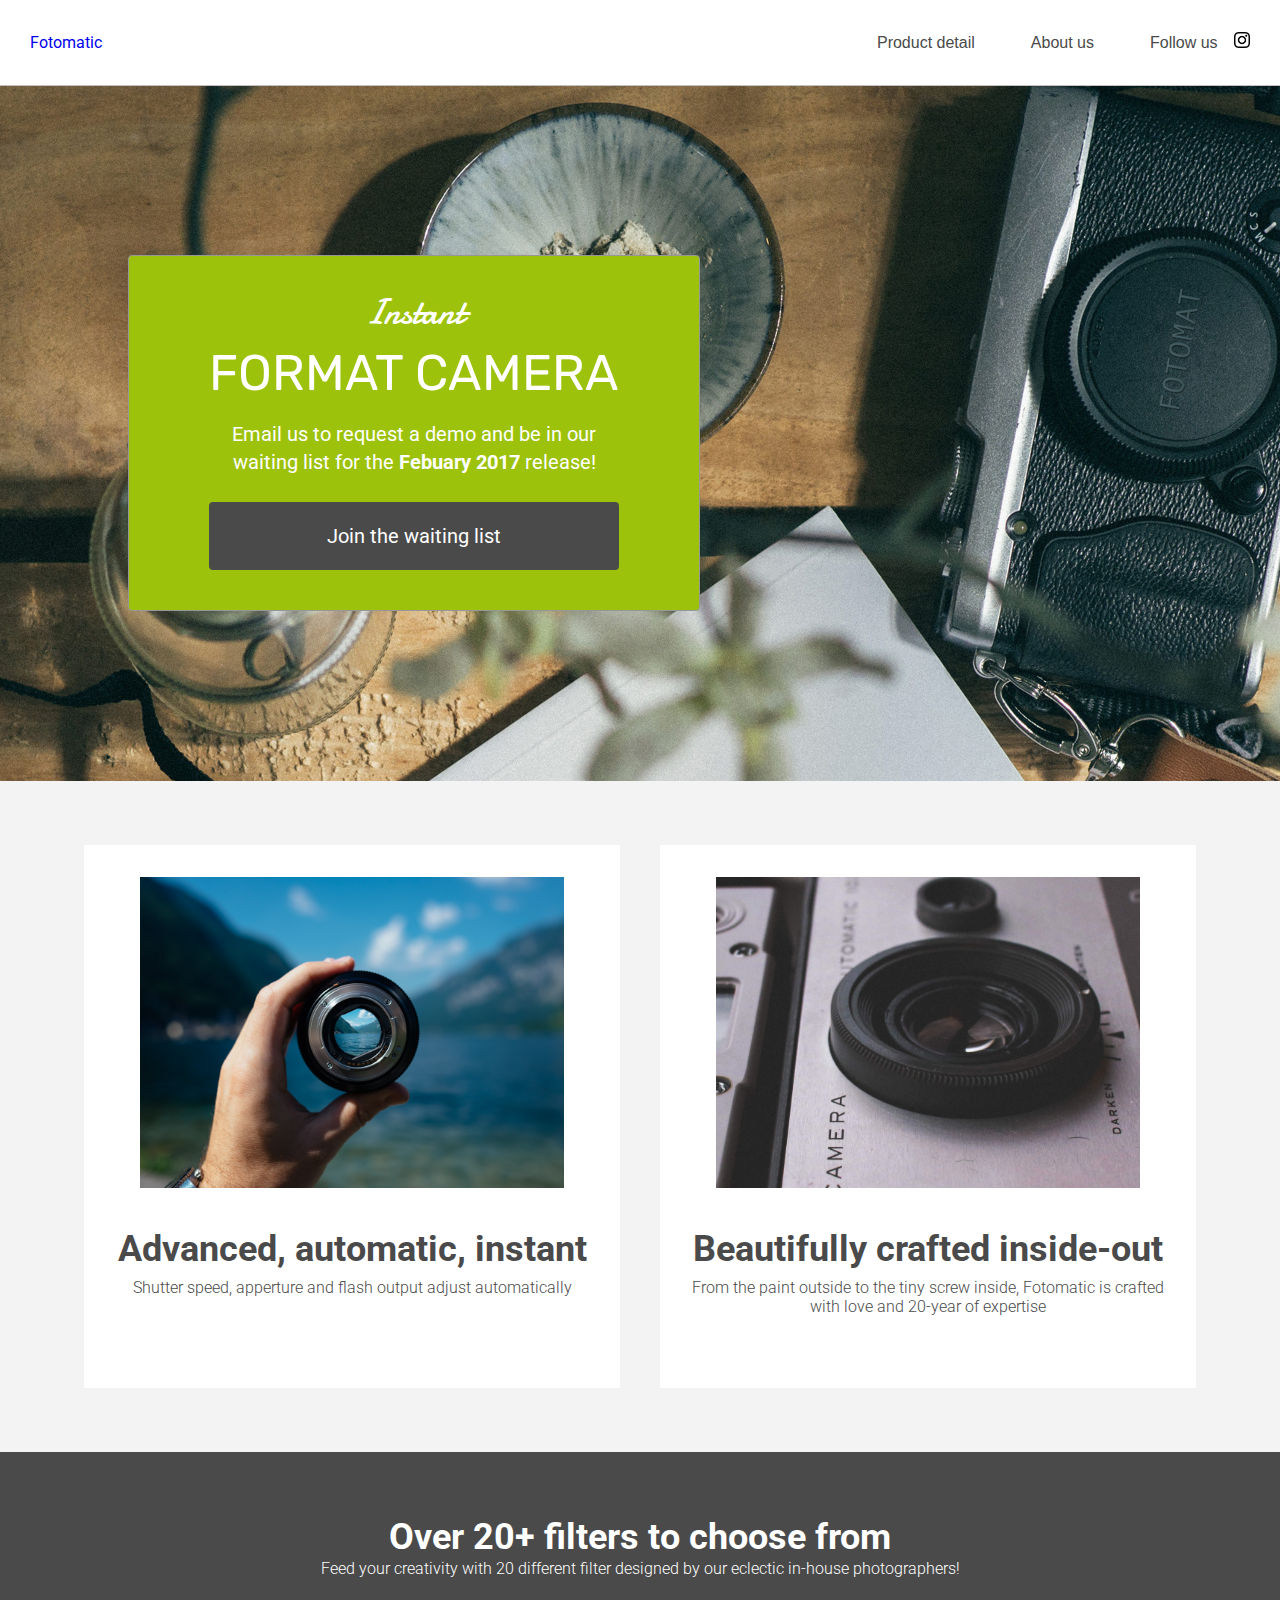
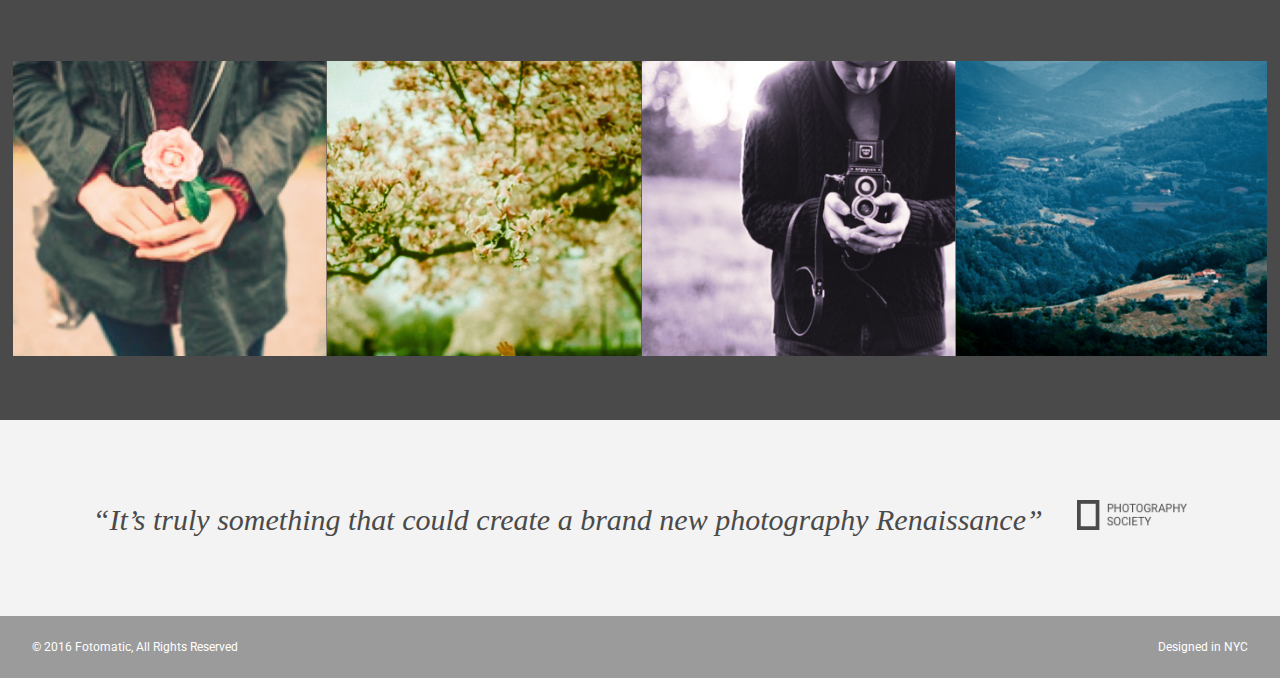
<file: Fotomatic/index.html>
<!DOCTYPE html>
<html>
<head>
  <link href="https://fonts.googleapis.com/css?family=Damion" rel="stylesheet">
  <link href="https://fonts.googleapis.com/css?family=Rubik" rel="stylesheet">
  <link href="https://fonts.googleapis.com/css?family=Roboto:300,400,600,700" rel="stylesheet">
  <link rel="stylesheet" href="./resources/css/style.css">
  <meta charset="UTF-8">
  <title>Fotomatic</title>
</head>
<body>
  <!-- Header -->
  <header>
    <div class="content">
      <a href="index.html" class="desktop logo">Fotomatic</a>
      <nav class="desktop">
        <ul>
          <li><a href="#">Product detail</a></li>
          <li><a href="#">About us</a></li>
          <li><a href="https://www.instagram.com/">Follow us <img class="icon" src="./resources/images/instagram.png"></a></li>
        </ul>
      </nav>
      <nav class="mobile">
        <ul>
          <li><a href="#"><img src="./resources/images/ic-logo.svg"></a></li>
          <li><a href="#"><img src="./resources/images/ic-product-detail.svg"></a></li>
          <li><a href="#"><img src="./resources/images/ic-about-us.svg"></a></li>
          <li><a href="#" class="button">Join us</a></li>
        </ul>
      </nav>
    </div>
  </header>

  <!-- Main Content -->
  <div class="main-content">

    <!-- Sign Up Section -->
    <div id="sign-up-section" class="banner">
      <div id="sign-up-cta">
        <div class="content">
          <div class="header">
            <h2 class="cursive">Instant</h2>
            <h1 class="striking">FORMAT CAMERA</h1>
          </div>
          <div class="email">
            <span>
              Email us to request a demo and be in our waiting list for the <strong>Febuary 2017</strong> release!
            </span>
            <div class="button">Join the waiting list</div>
          </div>
        </div>
      </div>
    </div>

    <!-- Features Section -->
    <div id="features-section">
      <div class="feature">
        <div class="center">
          <div class="image-container">
            <img src="./resources/images/feature-1.png" />
          </div>
          <div class="content">
            <h2>Advanced, automatic, instant</h2>
            <h3>Shutter speed, apperture and flash output adjust automatically</h3>
          </div>
        </div>
      </div>
      <div class="feature">
        <div class="center">
          <div class="image-container">
            <img src="./resources/images/feature-2.png" />
          </div>
          <div class="content">
            <h2>Beautifully crafted inside-out</h2>
            <h3>From the paint outside to the tiny screw inside, Fotomatic is crafted with love and 20-year of expertise</h3>
          </div>
        </div>
      </div>
    </div>

    <!-- Filters Section -->
    <div id="filters-section">
      <div class="content center">
        <h2>Over 20+ filters to choose from</h2>
        <h3>Feed your creativity with 20 different filter designed by our eclectic in-house photographers!</h3>
      </div>
      <div class="images-container">
        <div class="image-container">
          <img src="./resources/images/filter-1.png" />
        </div>
        <div class="image-container">
          <img src="./resources/images/filter-2.png" />
        </div>
        <div class="image-container">
          <img src="./resources/images/filter-3.png" />
        </div>
        <div class="image-container extra">
          <img src="./resources/images/filter-4.png" />
        </div>
      </div>
    </div>

    <!-- Quotes Section -->
    <div id="quotes-section">
      <div class="content">
        <div class="center">
          <span class="quote">“It’s truly something that could create a brand new photography Renaissance”</span>
          <img class="quote-citation" src="./resources/images/photography-logo.png" />
        </div>
      </div>
    </div>

    <!-- Footer -->
    <footer>
      <div class="content">
        <span class="copyright">© 2016  Fotomatic, All Rights Reserved</span>
        <span class="location">Designed in NYC</span>
      </div>
    </footer>

  </div>
</body>
</html>
</file>
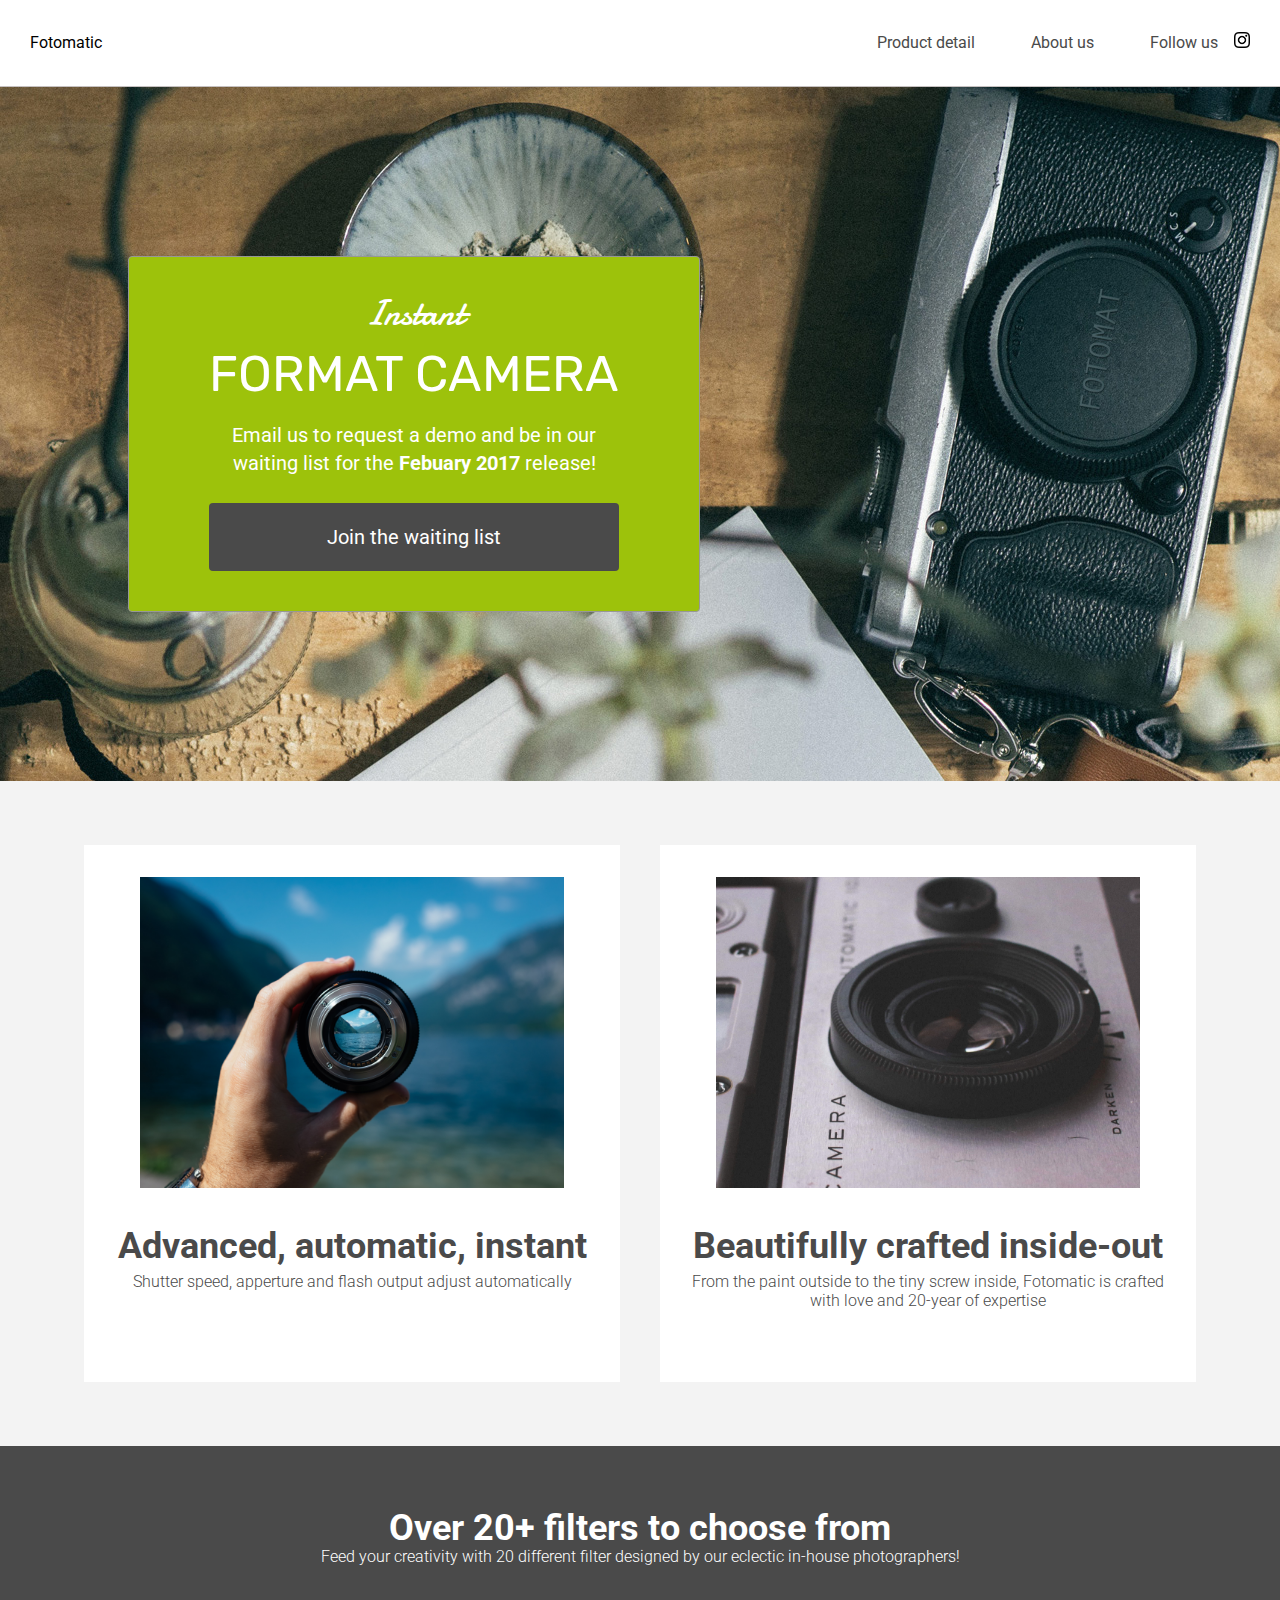
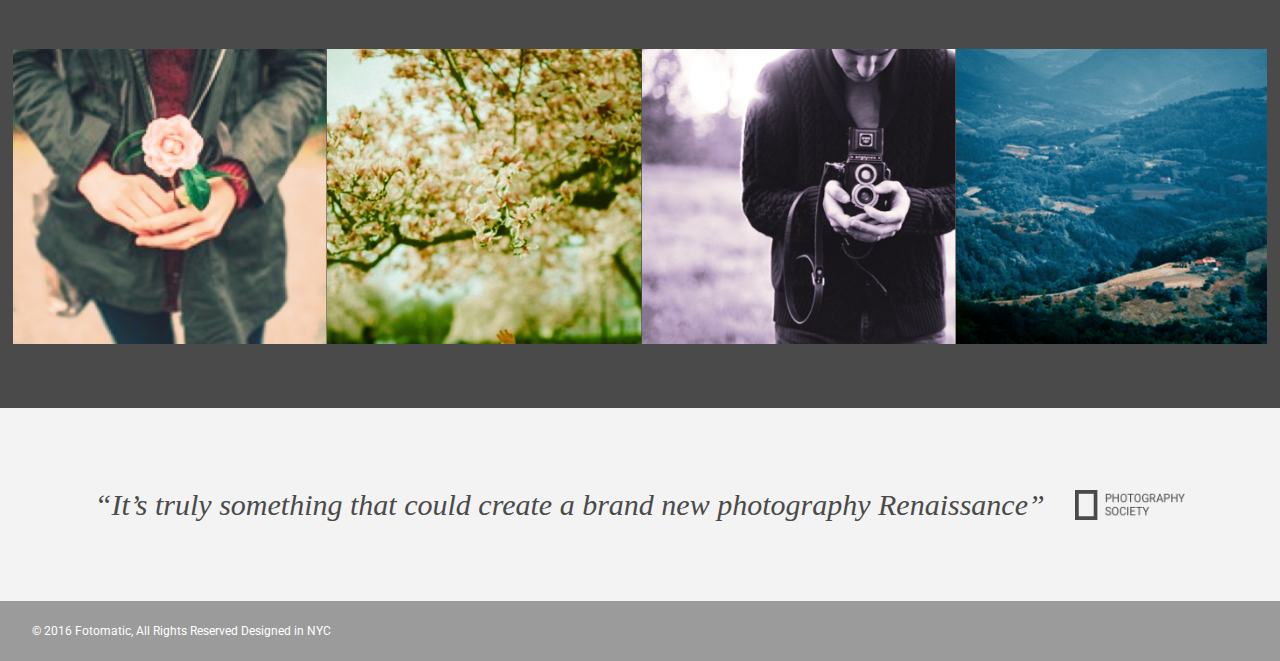
<file: Fotomatic/F1C1_solution/index.html>
<!DOCTYPE html>
<html>
<head>
  <link href="https://fonts.googleapis.com/css?family=Damion" rel="stylesheet">
  <link href="https://fonts.googleapis.com/css?family=Rubik" rel="stylesheet">
  <link href="https://fonts.googleapis.com/css?family=Roboto:300,400,600,700" rel="stylesheet">
  <link rel="stylesheet" href="./resources/css/reset.css">
  <link rel="stylesheet" href="./resources/css/style.css">
  <title>Fotomatic</title>
</head>
<body>
  <!-- Header -->
  <header>
    <div class="content">
      <a href="index.html" class="desktop logo">Fotomatic</a>
      <nav class="desktop">
        <ul>
          <li><a href="#">Product detail</a></li>
          <li><a href="#">About us</a></li>
          <li><a href="https://www.instagram.com/" target="_blank">Follow us <img class="icon" src="./resources/images/instagram.png"></a></li>
          <li><a href="#" class="button">Join us</a></li>
        </ul>
      </nav>
      <nav class="mobile">
        <ul>
          <li><a href="#"><img src="./resources/images/ic-logo.svg"></a></li>
          <li><a href="#"><img src="./resources/images/ic-product-detail.svg"></a></li>
          <li><a href="#"><img src="./resources/images/ic-about-us.svg"></a></li>
          <li><a href="#" class="button">Join us</a></li>
        </ul>
      </nav>
    </div>
  </header>

  <!-- Main Content -->
  <div class="main-content">

    <!-- Sign Up Section -->
    <div id="sign-up-section" class="banner">
      <div id="sign-up-cta">
        <div class="content center">
          <div class="header">
            <h2 class="cursive">Instant</h2>
            <h1 class="striking">FORMAT CAMERA</h1>
          </div>
          <div class="email">
            <span>
              Email us to request a demo and be in our waiting list for the <strong>Febuary 2017</strong> release!
            </span>
            <div class="button">Join the waiting list</div>
          </div>
        </div>
      </div>
    </div>

    <!-- Features Section -->
    <div id="features-section">
      <div class="feature">
        <div class="center">
          <div class="image-container">
            <img src="./resources/images/feature-1.png" />
          </div>
          <div class="content">
            <h2>Advanced, automatic, instant</h2>
            <h3>Shutter speed, apperture and flash output adjust automatically</h3>
          </div>
        </div>
      </div>
      <div class="feature">
        <div class="center">
          <div class="image-container">
            <img src="./resources/images/feature-2.png" />
          </div>
          <div class="content">
            <h2>Beautifully crafted inside-out</h2>
            <h3>From the paint outside to the tiny screw inside, Fotomatic is crafted with love and 20-year of expertise</h3>
          </div>
        </div>
      </div>
    </div>

    <!-- Filters Section -->
    <div id="filters-section">
      <div class="content center">
        <h2>Over 20+ filters to choose from</h2>
        <h3>Feed your creativity with 20 different filter designed by our eclectic in-house photographers!</h3>
      </div>
      <div class="images-container">
        <div class="image-container">
          <img src="./resources/images/filter-1.png" />
        </div>
        <div class="image-container">
          <img src="./resources/images/filter-2.png" />
        </div>
        <div class="image-container">
          <img src="./resources/images/filter-3.png" />
        </div>
        <div class="image-container extra">
          <img src="./resources/images/filter-4.png" />
        </div>
      </div>
    </div>

    <!-- Quotes Section -->
    <div id="quotes-section">
      <div class="content center">
        <span class="quote">“It’s truly something that could create a brand new photography Renaissance”</span>
        <img class="quote-citation" src="./resources/images/photography-logo.png" />
      </div>
    </div>

    <!-- Footer -->
    <footer>
      <div class="content">
        <p class="copyright">© 2016  Fotomatic, All Rights Reserved</span>
        <span class="location">Designed in NYC</span>
      </div>
    </footer>

  </div>
</body>
</html>
</file>
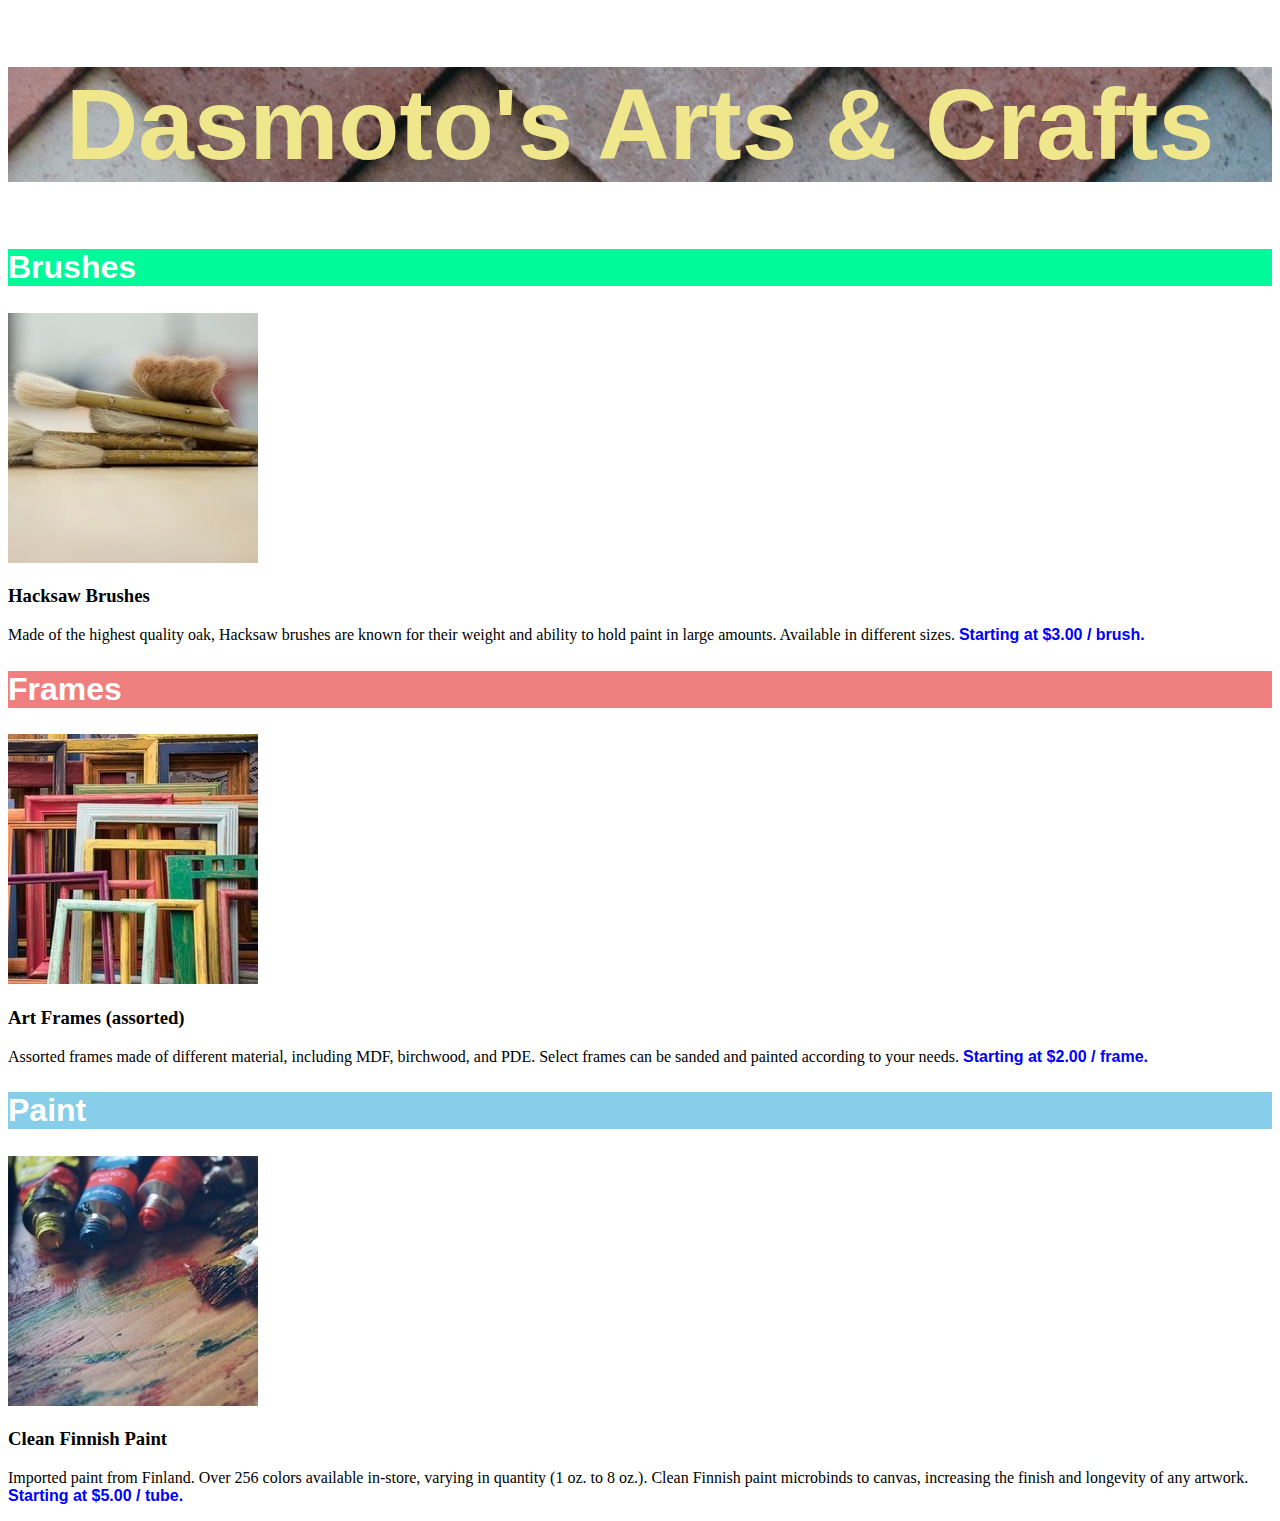
<file: DasmotosArtsAndCrafts/home.html>
<!DOCTYPE html>
<html>
<head>
  <link href='./resources/css/home.css' type='text/css' rel='stylesheet'>
  <title>Dasmoto's Arts & Crafts</title>
</head>

<body>
  <h1>Dasmoto's Arts & Crafts</h1>

  <h2 class='brushes'>Brushes</h2>
  <img src='./resources/hacksaw.jpeg'>
  <h3>Hacksaw Brushes</h3>
    <p>Made of the highest quality oak, Hacksaw brushes are known for their
      weight and ability to hold paint in large amounts. Available in
      different sizes. <span class='price'>Starting at $3.00 / brush.</span>
    </p>

  <h2 class='frames'>Frames</h2>
  <img src='./resources/frames.jpeg'>    
  <h3>Art Frames (assorted)</h3>
    <p>Assorted frames made of different material, including MDF, birchwood,
    and PDE. Select frames can be sanded and painted according to
    your needs. <span class='price'>Starting at $2.00 / frame.</span>
    </p>

</body>
  <h2 class='paint'>Paint</h2>
  <img src='./resources/finnish.jpeg'>
  <h3>Clean Finnish Paint</h3>
    <p>Imported paint from Finland. Over 256 colors available in-store,
      varying in quantity (1 oz. to 8 oz.). Clean Finnish paint microbinds to
      canvas, increasing the finish and longevity of any artwork.
      <span class='price'>Starting at $5.00 / tube.</span>
    </p>
</body>
</html>
</file>
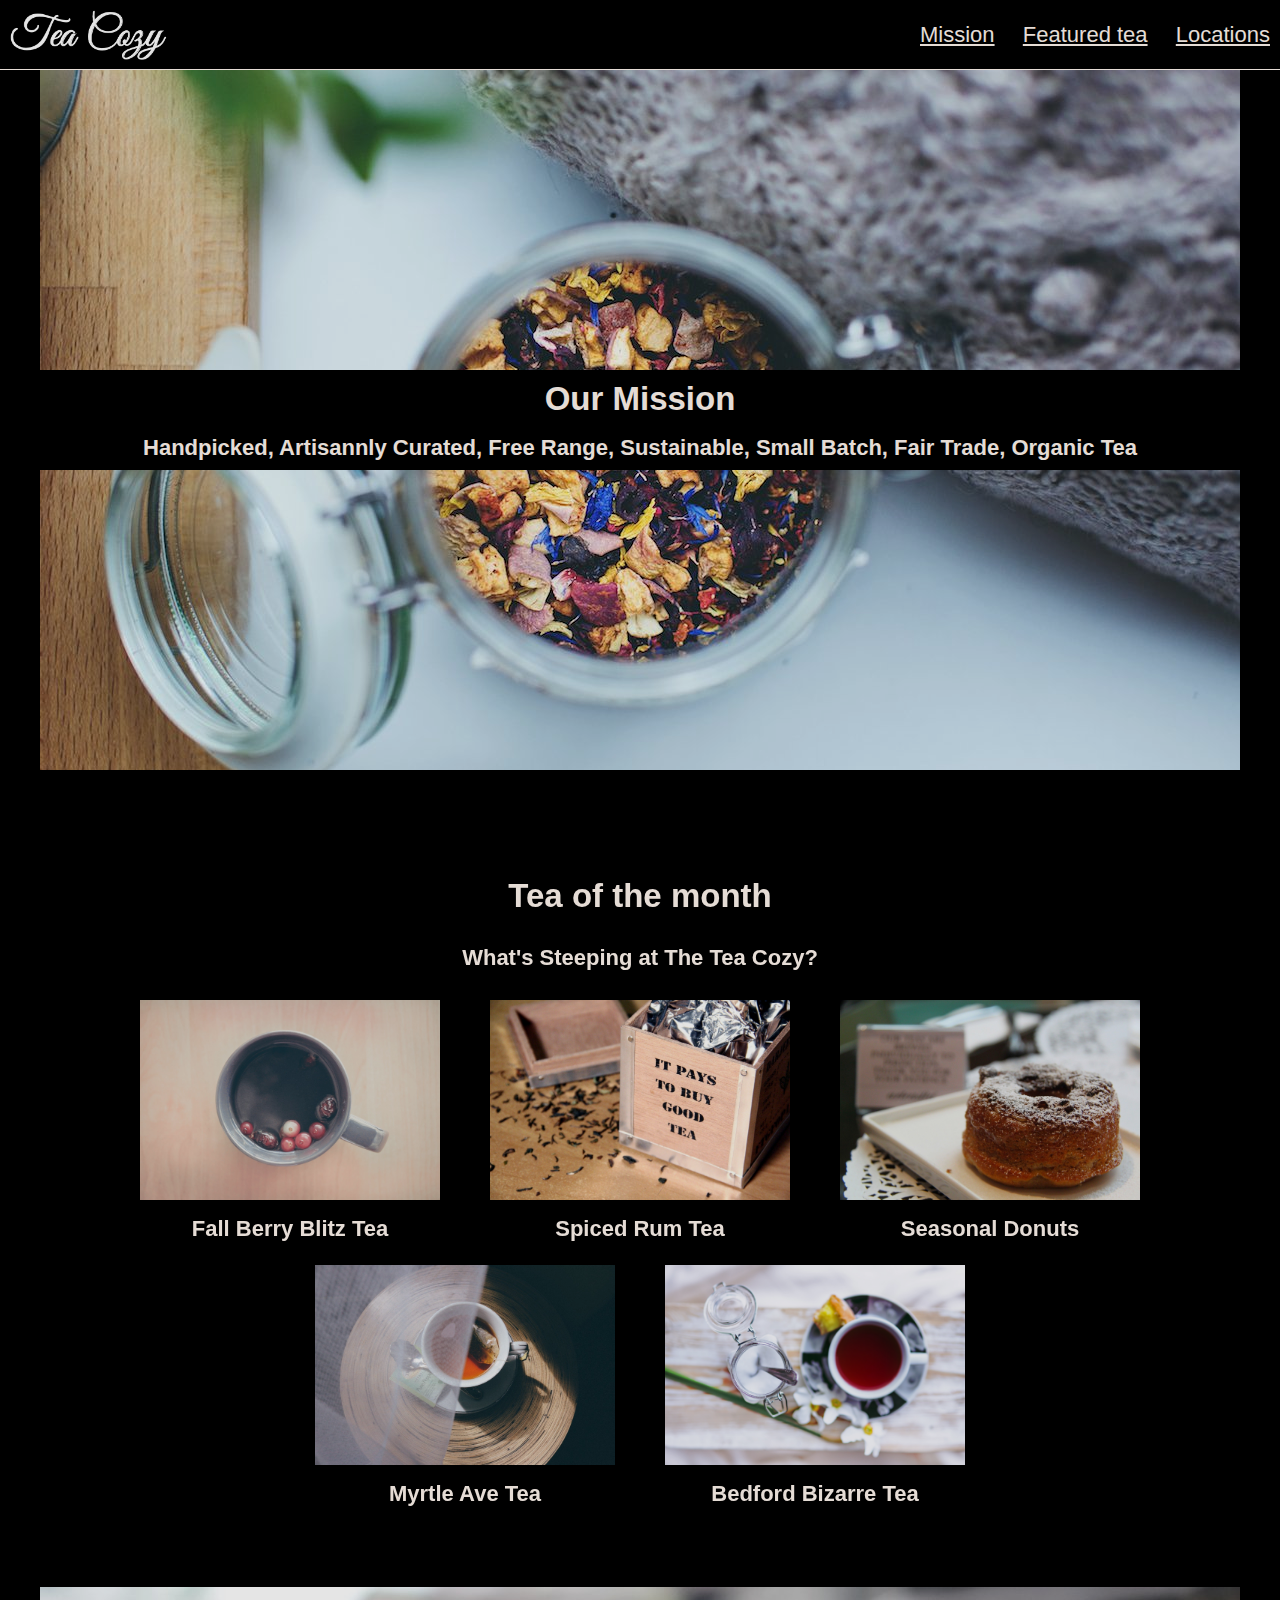
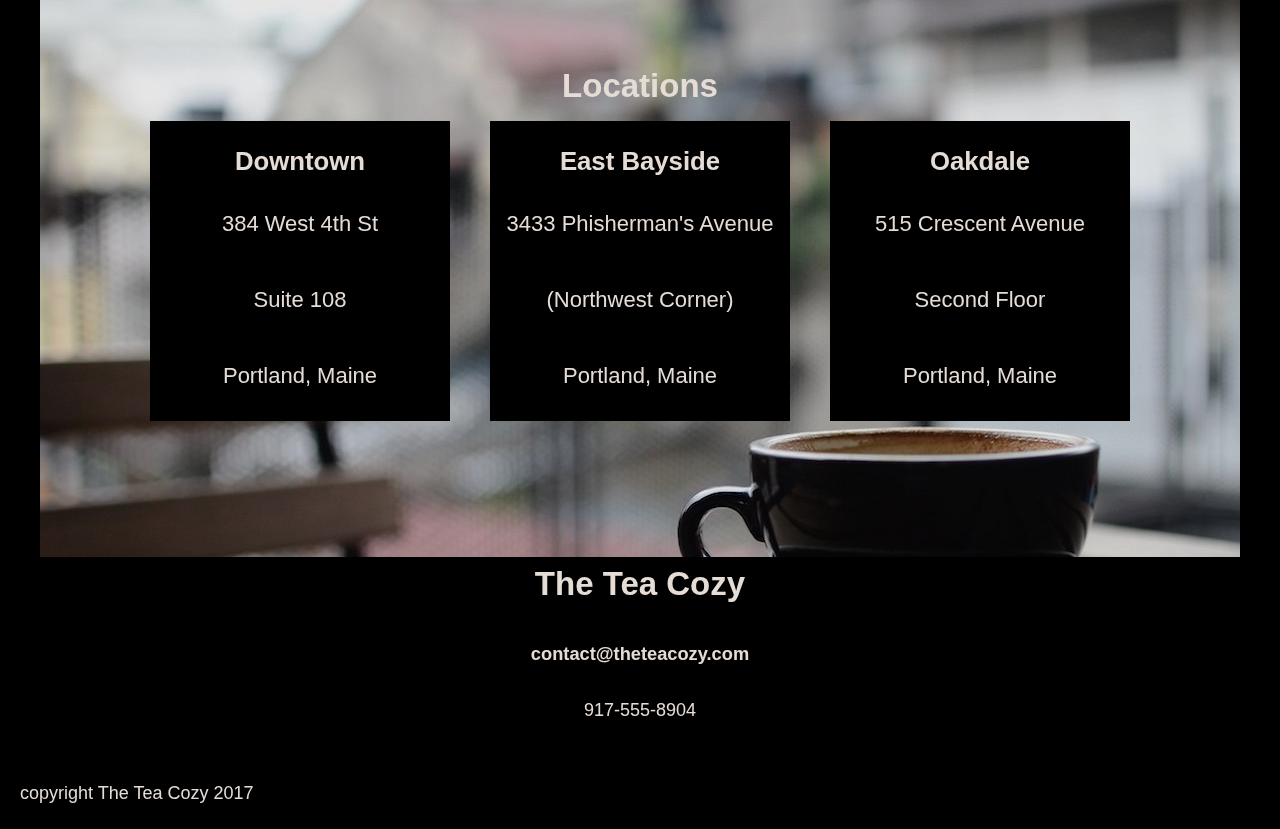
<file: TeaCozy/home.html>
<!DOCTYPE html>
<html>
<head>
  <link href='./resources/css/home.css' type='text/css' rel='stylesheet'>
  <title>Tea Cozy</title>
</head>
<body>
  <header>
    <img src='./resources/images/img-tea-cozy-logo.png'>
    <nav>
        <p>Mission</p>
        <p>Featured tea</p>
        <p>Locations</hp
    </nav>
  </header>

  <div class='banner'>
    <img src='./resources/images/img-mission-background.jpeg'>
    <div class='banner-text'>
      <h2>Our Mission</h2>
      <h4>Handpicked, Artisannly Curated, Free Range, Sustainable, Small
        Batch, Fair Trade, Organic Tea</h4>
    </div>
  </div>

  <div class='menu'>
    <h2>Tea of the month</h2>
    <h4>What's Steeping at The Tea Cozy?</h4>
    <div class='menu-cont'>
      <div class='flex-cont'>
        <div class='item'>
          <img src='./resources/images/img-berryblitz.jpeg'>
          <h4>Fall Berry Blitz Tea</h4>
        </div>
        <div class='item'>
          <img src='./resources/images/img-spiced-rum.jpeg'>
          <h4>Spiced Rum Tea</h4>
        </div>
        <div class='item'>
          <img src='./resources/images/img-donut.jpeg'>
          <h4>Seasonal Donuts</h4>
        </div>
      </div>
      <div class='flex-cont width-650'>
        <div class='item'>
          <img src='./resources/images/img-myrtle-ave.jpeg'>
          <h4>Myrtle Ave Tea</h4>
        </div>
        <div class='item'>
          <img src='./resources/images/img-bedford-bizarre.jpeg'>
          <h4>Bedford Bizarre Tea</h4>
        </div>
      </div>
    </div>
  </div>

  <div class='locations'>
    <img src='./resources/images/img-locations-background.jpeg'>
    <h2>Locations</h2>
    <div class='location-cont'>
      <div class='location-flex-cont'>
        <div class='location-box'>
          <h3>Downtown</h3>
          <p>384 West 4th St</p>
          <p>Suite 108</p>
          <p>Portland, Maine</p>
        </div>
        <div class='location-box'>
          <h3>East Bayside</h3>
          <p>3433 Phisherman's Avenue</p>
          <p>(Northwest Corner)</p>
          <p>Portland, Maine</p>
        </div>
        <div class='location-box'>
          <h3>Oakdale</h3>
          <p>515 Crescent Avenue</p>
          <p>Second Floor</p>
          <p>Portland, Maine</p>
        </div>
      </div>
    </div>
  </div>

  <footer>
    <div class='contact'>
      <h2>The Tea Cozy</h2>
      <h5>contact@theteacozy.com</h5>
      <p>917-555-8904</p>
    </div>
    <p class='copyright'>copyright The Tea Cozy 2017</p>
  </footer>
</body>
</html>
</file>
<file: Fotomatic/resources/css/style.css>
/* Universal Styles */

html {
  font-family: "Roboto", sans-serif;
  font-size: 16px;
}

body {
  margin: 0px;
}

.main-content {
  position: relative;
  top: 5.3125rem; /* To offset for fixed header. */
}

.center {
  text-align: center;
}

.button {
  border-radius: 4px;
  background-color: #4a4a4a;
  color: white;
}

.image-container {
  overflow: hidden;
}

.image-container img {
  display: block;
}

@media only screen and (max-width: 760px) {
  .main-content {
    top: 2.5625rem;
  }
}

/* Header */

header {
  position: fixed;
  width: 100%;
  border-bottom: solid 1px #c6c1c1;
  background-color: white;
  z-index: 10;
}

header .content {
  display: flex;
  align-items: center;
  padding: 0 30px;
  height: 85px;
}

header .content a {
  text-decoration-line: none;
}

header ul {
  color: #4A4A4A;
  font-size: 16px;
  font-family: Roboto-Regular, sans-serif;
  line-height: 1.6;
  list-style-type: none;
  display: flex;
  margin: 0;
}

header .logo {
  flex: 1;
}

nav li {
  padding-left: 3.5rem;
}

nav a {
  vertical-align: bottom;
  line-height: 1.6;
  font-size: 1rem;
  color: #4a4a4a;
}

header .icon {
  width: 1rem;
  padding-left: .75rem;
}

header .mobile {
  display: none;
}

@media only screen and (max-width: 760px) {
  header .desktop {
    display: none;
  }

  header .mobile {
    display: block;
    width: 100%;
  }

  header .content {
    padding: 8px 0;
    height: 29px;
  }

  header .mobile ul {
    display: flex;
    justify-content: space-around;
    align-items: center;
    width: 100%;
    padding: 0;
  }

  header .mobile li {
    padding: 0;
  }

  header .mobile .button {
    padding: .1875rem .5rem;
    background-color: #9dc20b;
    line-height: 1.6;
    color: white;
  }
}

/* Sign Up Section */

#sign-up-section {
  display: flex;
  justify-content: flex-start;
  align-items: flex-start;
  height: 43.5rem;
  background-image: url('../images/banner-landingpage.jpg');
}

#sign-up-cta {
  padding: 0 5rem 2.5rem 5rem;
  border: solid 1px #979797;
  border-radius: 4px;
  background-color: #9dc20b;
  position: relative;
  top: 170px;
  left: 10%;
}

#sign-up-cta .content {
  width: 25.625rem;
  margin-top: 2rem;
  font-family: "Roboto", sans-serif;
  font-size: 1.25rem;
  line-height: 1.4;
  color: white;
  text-align: center;
}

#sign-up-cta .header h1, h2 {
  font-weight: 400;
}

#sign-up-cta h1 {
  font-size: 3.125rem;
  margin: 0;
}

#sign-up-cta h2 {
  font-size: 2.25rem;
  margin: 0;
}

#sign-up-cta span strong {
  font-weight: bold;
}

#sign-up-cta .cursive {
  font-family: "Damion", cursive;
}

#sign-up-cta .striking {
  font-family: "Rubik", sans-serif;
  padding-bottom: .75rem;
}

#sign-up-cta .button {
  margin-top: 1.625rem;
  padding: 1.25rem 7.25rem;
}

@media only screen and (max-width: 760px) {
  #sign-up-section {
    align-items: center;
    justify-content: center;
    height: 28rem;
    background-position-x: 50%;
    background-position-y: 100%;
    background-size: cover;
  }

  #sign-up-cta {
    position: static;
    width: auto;
    height: auto;
    background-color: transparent;
    border: none;
  }

  #sign-up-cta .content {
    margin-top: 0;
  }

  #sign-up-cta .email {
    display: none;
  }

  #sign-up-cta h1 {
    font-size: 3.125rem;
  }

  #sign-up-cta h2 {
    font-size: 2.25rem;
  }
}

@media only screen and (max-width: 450px) {
  #sign-up-section {
    height: 20rem;
  }

  #sign-up-cta h1 {
    font-size: 2.25rem;
  }

  #sign-up-cta h2 {
    font-size: 2rem;
  }
}

/* Features Section */

#features-section {
  display: flex;
  justify-content: space-between;
  padding: 4rem 5%;
  background-color: #f3f3f3;
}

.feature {
  flex: 1;
  padding: 2rem;
  margin: 0px 1.25rem;
  background-color: white;
  width: 40%;
  height: auto;
  padding: 32px;
}

.feature .image-container {
  width: 90%;
  height: 65%;
  margin: 0 auto;
}

.feature .image-container img {
  width: 100%;
  height: auto;
}

.feature .content {
  padding: 40px 0;
}

.feature h2 {
  padding-bottom: .5rem;
  font-size: 2.25rem;
  font-weight: bold;
  color: #4a4a4a;
  margin: 0;
}

.feature h3 {
  font-size: 1rem;
  line-height: 1.2;
  font-weight: 300;
  color: #4a4a4a;
  margin: 0;
}

@media only screen and (max-width: 890px) {
  .feature {
    box-sizing: border-box;
    width: 100%;
    margin: 0;
    padding: 1.25rem 1rem 0 1rem;
  }

  .feature .content {
    padding: 1.25rem 0 1.875rem 0;
  }

  .feature h2 {
    font-size: 1.125rem;
    line-height: 1.3;
    font-weight: normal;
  }

  .feature h3 {
    font-size: .875rem;
    line-height: 1.4;
  }
}

@media only screen and (max-width: 760px) {
  #features-section {
    flex-flow: column;
    padding: 0;
  }
}

/* Filters Section */

#filters-section {
  padding: 4rem 0;
  background-color: #4a4a4a;
}

#filters-section .content {
  padding: 0 .625rem;
  margin-bottom: 5rem;
}

#filters-section .content h2 {
  font-size: 2.25rem;
  font-weight: bold;
  color: white;
  margin: 0;
}

#filters-section .content h3 {
  font-size: 1rem;
  line-height: 1.4;
  font-weight: 300;
  color: white;
  margin: 0;
}

#filters-section .images-container {
  max-width: 100%;
  padding: 0 1%;
  display: flex;
}

#filters-section img {
  width: 100%;
}

@media only screen and (max-width: 760px) {
  #filters-section {
    padding: 1.5rem 0 0 0;
  }

  #filters-section .content {
    margin-bottom: 1rem;
  }

  #filters-section .content h2 {
    padding-bottom: .625rem;
    font-size: 1.125rem;
    line-height: 1.3;
    font-weight: normal;
  }

  #filters-section .content h3 {
    font-size: .875rem;
    line-height: 1.4;
  }

  #filters-section .images-container {
    padding: 0;
  }

  #filters-section .extra {
    display: none;
  }
}

/* Quotes Section */

#quotes-section {
  background-color: #f3f3f3;
}

#quotes-section .content {
  padding: 5rem 0;
  text-align: center;
}

#quotes-section .quote {
  padding-right: 1.875rem;
  font-family: "Palatino", serif;
  font-size: 1.875rem;
  line-height: 1.1;
  font-style: italic;
  color: #4a4a4a;
}

#quotes-section .quote-citation {
  height: 1.875rem;
}

@media only screen and (max-width: 760px) {
  #quotes-section .content {
    padding: 1.875rem .625rem;
  }

  #quotes-section .quote {
    font-size: 1.5rem;
    line-height: 1.4;
  }

  #quotes-section .quote-citation {
    display: block;
    padding-top: 1rem;
    margin: auto;
  }
}

/* Footer */

footer {
  background-color: #9b9b9b;
  padding: 1.5rem 2rem;
}

footer .content {
  color: white;
  display: flex;
  font-size: 12px;
}

footer .copyright {
  flex-grow: 1;
}

@media only screen and (max-width: 760px) {
  footer .content {
    font-size: .625rem;
  }
}
</file>
<file: Fotomatic/F1C1_solution/resources/css/style.css>
/* Universal Styles */

html {
  font-family: "Roboto", sans-serif;
  font-size: 16px;
}

.main-content {
  position: relative;
  top: 5.3125rem; /* To offset for fixed header. */
}

.center {
  text-align: center;
}

.button {
  border-radius: 4px;
  background-color: #4a4a4a;
  color: white;
}

.image-container {
  overflow: hidden;
}

.image-container img {
  display: block;
  max-width: 100%;
}

@media only screen and (max-width: 895px) {
  .main-content {
    top: 2.5625rem;
  }
}

/* Header */

header {
  position: fixed;
  z-index: 100;
  width: 100%;
  border-bottom: solid 1px #c6c1c1;
  background-color: white;
}

header .content {
  display: flex;
  align-items: center;
  padding: 1.875rem;
}

header .logo {
  flex: 1;
}

header nav ul {
  display: flex;
}

nav li {
  padding-left: 3.5rem;
}

nav a {
  vertical-align: bottom;
  line-height: 1.6;
  font-size: 1rem;
  color: #4a4a4a;
}

nav .button {
  padding: .1875rem .5rem;
  background-color: #9dc20b;
  line-height: 1.6;
  color: white;
}

nav li:last-child {
  display: none;
}

header .icon {
  width: 1rem;
  padding-left: .75rem;
}

header .mobile {
  display: none;
}

@media only screen and (max-width: 895px) {
  nav li:last-child {
    display: block;
  }

  header .content {
    padding: 1rem 1rem;
  }
}

@media only screen and (max-width: 600px) {
  header .desktop {
    display: none;
  }

  header .mobile {
    display: block;
    width: 100%;
  }

  header .content {
    padding: .5rem 0;
  }

  header .mobile ul {
    display: flex;
    justify-content: space-around;
    align-items: center;
    width: 100%;
  }

  header .mobile li {
    padding: 0;
  }
}

/* Sign Up Section */

#sign-up-section {
  display: flex;
  justify-content: flex-start;
  align-items: flex-start;
  height: 43.5rem;
  background-image: url('../images/banner-landingpage.jpg');
  background-position: bottom;
  background-size: cover;
  background-repeat: no-repeat;
}

#sign-up-cta {
  position: relative;
  top: 171px;
  left: 10%;
  padding: 0 5rem 2.5rem 5rem;
  border: solid 1px #979797;
  border-radius: 4px;
  background-color: #9dc20b;
}

#sign-up-cta .content {
  width: 25.625rem;
  margin-top: 2rem;
  font-family: "Roboto", sans-serif;
  font-size: 1.25rem;
  line-height: 1.4;
  color: white;
}

#sign-up-cta h1 {
  font-size: 3.125rem;
}

#sign-up-cta h2 {
  font-size: 2.25rem;
}

#sign-up-cta span strong {
  font-weight: bold;
}

#sign-up-cta .cursive {
  font-family: "Damion", cursive;
}

#sign-up-cta .striking {
  font-family: "Rubik", sans-serif;
  padding-bottom: .75rem;
}

#sign-up-cta .button {
  margin-top: 1.625rem;
  padding: 1.25rem 7.25rem;
}

@media only screen and (max-width: 895px) {
  #sign-up-section {
    align-items: center;
    justify-content: center;
    height: 28rem;
  }

  #sign-up-cta {
    position: static;
    width: auto;
    height: auto;
    background-color: transparent;
    border: none;
  }

  #sign-up-cta .content {
    margin-top: 0;
  }

  #sign-up-cta .email {
    display: none;
  }

  #sign-up-cta h1 {
    font-size: 3.125rem;
  }

  #sign-up-cta h2 {
    font-size: 2.25rem;
  }
}

@media only screen and (max-width: 600px) {
  #sign-up-section {
    height: 20rem;
  }

  #sign-up-cta h1 {
    font-size: 2.25rem;
  }

  #sign-up-cta h2 {
    font-size: 2rem;
  }
}

/* Features Section */

#features-section {
  display: flex;
  justify-content: space-between;
  padding: 4rem 5%;
  background-color: #f3f3f3;
}

.feature {
  flex: 1;
  padding: 2rem;
  margin: 0px 1.25rem;
  background-color: white;
}

.feature .image-container {
  width: 90%;
  height: 65%;
  margin: 0 auto;
}

.feature .content {
  padding: 2.5rem 0;
}

.feature h2 {
  padding-bottom: .5rem;
  font-size: 2.25rem;
  font-weight: bold;
  color: #4a4a4a;
}

.feature h3 {
  font-size: 1rem;
  line-height: 1.2;
  font-weight: 300;
  color: #4a4a4a;
}

@media only screen and (max-width: 895px) {
  #features-section {
    padding: 1rem;
  }

  .feature {
    margin: 0px .5rem;
    padding: 1rem;
  }

  .feature h2 {
    font-size: 2rem;
    line-height: 1.3;
  }

  .feature h3 {
    font-size: .875rem;
    line-height: 1.4;
  }
}

@media only screen and (max-width: 600px) {
  #features-section {
    flex-flow: column;
    padding: 0;
  }

  .feature {
    margin: 0;
    padding: 1.25rem 1rem 0 1rem;
  }

  .feature .content {
    padding: 1.25rem 0 1.875rem 0;
  }
}

/* Filters Section */

#filters-section {
  padding: 4rem 0;
  background-color: #4a4a4a;
}

#filters-section .content {
  padding: 0 .625rem;
  margin-bottom: 5rem;
}

#filters-section .content h2 {
  font-size: 2.25rem;
  font-weight: bold;
  color: white;
}

#filters-section .content h3 {
  font-size: 1rem;
  line-height: 1.4;
  font-weight: 300;
  color: white;
}

#filters-section .images-container {
  display: flex;
  max-width: 100%;
  padding: 0 1%;
}

@media only screen and (max-width: 600px) {
  #filters-section {
    padding: 1.5rem 0 0 0;
  }

  #filters-section .content {
    margin-bottom: 1rem;
  }

  #filters-section .content h2 {
    padding-bottom: .625rem;
    font-size: 1.125rem;
    line-height: 1.3;
    font-weight: normal;
  }

  #filters-section .content h3 {
    font-size: .875rem;
    line-height: 1.4;
  }

  #filters-section .images-container {
    padding: 0;
  }

  #filters-section .extra {
    display: none;
  }
}

/* Quotes Section */

#quotes-section {
  background-color: #f3f3f3;
}

#quotes-section .content {
  display: flex;
  align-items: center;
  justify-content: center;
  padding: 5rem 1.5rem;
}

#quotes-section .quote {
  padding-right: 1.875rem;
  font-family: "Palatino", serif;
  font-size: 1.875rem;
  line-height: 1.1;
  font-style: italic;
  color: #4a4a4a;
}

#quotes-section .quote-citation {
  height: 1.875rem;
}

@media only screen and (max-width: 895px) {
  #quotes-section .content {
    padding: 3rem 1.5rem;
  }
}

@media only screen and (max-width: 600px) {
  #quotes-section .content {
    flex-flow: column;
    padding: 1.875rem .625rem;
  }

  #quotes-section .quote {
    font-size: 1.5rem;
    line-height: 1.4;
  }

  #quotes-section .quote-citation {
    display: block;
    padding-top: 1rem;
    margin: auto;
  }
}

/* Footer */

footer {
  background-color: #9b9b9b;
  padding: 1.5rem 2rem;
}

footer .content {
  color: white;
  display: flex;
  font-size: .75rem;
}

footer .copyright {
  flex-grow: 1;
}

@media only screen and (max-width: 600px) {
  footer .content {
    font-size: .625rem;
  }
}
</file>
<file: DasmotosArtsAndCrafts/resources/css/home.css>
h1 {
    font-family: Helvetica;
    font-size: 100px;
    font-weight: bold;
    color: khaki;
    text-align: center;
    background-image: url("../pattern.jpeg");
}

h2 {
    font-family: Helvetica;
    font-size: 32px;
    font-weight: bold;
    color: white;
}

.brushes {
    background-color: mediumspringgreen;
}

.frames {
    background-color: lightcoral;
}

.paint {
    background-color: skyblue;
}

.price {
    font-family: Helvetica;
    font-weight: bold;
    color: blue;
}
</file>
<file: TeaCozy/resources/css/home.css>
body {
    font-family: helvetica;
    font-size: 22px;
    color: seashell;
    background-color: black;
    opacity: 0.9;

    text-align: center;
    margin: 0;
}

/* Header section */
header {
    position: fixed;
    z-index: 2;
    height: 69px;
    width: 100%;
    border-bottom: 1px solid seashell;
    background-color: inherit;
    top: 0;
}

header img {
    left: 10px;
    height: 50px;
    float: left;
    position: relative;
    top: 10px;
}

header nav {
    text-decoration: underline;
    float: right;
    display: inline-flex;
    width: 350px;
    height: inherit;
    justify-content: space-between;
    position: absolute;
    right: 10px;
}

nav p {
    margin: auto 0;
}

/* Banner section */
.banner {
    position: relative;
    top: 70px;
    height: 700px;
    width: 100%;
    min-width: 1200px;
    overflow: hidden;
}

.banner-text {
    position: absolute;
    top: 300px;
    background-color: black;
    width: 100%;
    min-width: 1200px;
    height: 100px;
}

.banner-text h2 {
    margin-top: 0.6rem;
    margin-bottom: 0;
}

.banner-text h4 {
    margin-top: 1.1rem;
}

/* Menu section */
.menu {
    position: relative;
    top: 150px;
    height: 700px;
    width: 100%;
    min-width: 1200px;
}

.menu-cont {
    width: 100%;
    min-width: 1200px;
    height: 550px;
}

.flex-cont {
    display: flex;
    justify-content: space-between;
    width: 1000px;
    margin: 0 auto;
}

.width-650 {
    width: 650px;
}

.item {
    width: 300px;
    height: 265px;
}

.item img {
    width: 100%;
}

.item h4 {
    margin-top: 10px;
}

/* Locations section */
.locations {
    position: relative;
    top: 160px;
    height: 570px;
    width: 100%;
    min-width: 1200px;
    overflow: hidden;
}

.locations h2 {
    position: absolute;
    width: 100%;
    min-width: 1200px;
    top: 80px;
    margin: 0 0 15px 0;
}

.location-cont {
    position: relative;
    top: -667px;
    width: 100%;
    min-width: 1200px;
    height: 300px;
}

.location-flex-cont {
    display: flex;
    justify-content: space-between;
    width: 980px;
    margin: 0 auto;
}

.location-box {
    width: 300px;
    height: 300px;
    background-color: black;
    opacity: 1;
}

.location-box h3 {
    margin-bottom: 35px;
}

.location-box p {
    margin: 0 0 50px 0;
}

/* Footer section */
footer {
    position: relative;
    top: 140px;
}

.contact {
    width: 100%;
    min-width: 1200px;
    height: 200px;
}

.contact h5 {
    margin: 40px 0 35px 0; 
}

.contact p {
    font-size: 18px;
}

.copyright {
    position: relative;
    text-align: left;
    font-size: 18px;
    padding: 0 0 25px 20px;
}
</file>
